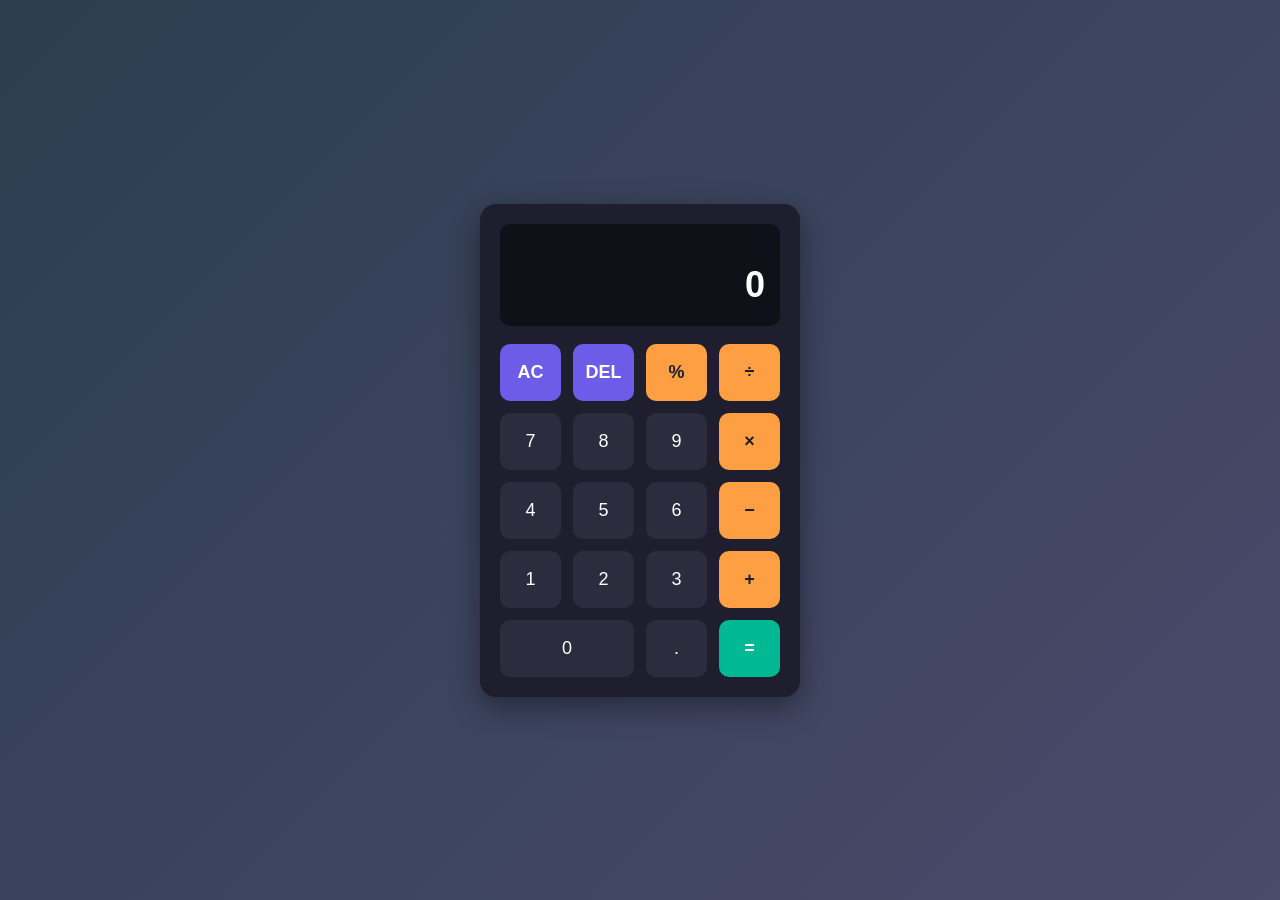
<file: Calculator/index.html>
<!DOCTYPE html>
<html lang="en">
<head>
  <meta charset="UTF-8" />
  <meta name="viewport" content="width=device-width, initial-scale=1.0" />
  <title>Simple Calculator</title>
  <link rel="stylesheet" href="style.css" />
</head>
<body>

  <div class="calculator">

    <!-- Display Screen -->
    <div class="display">
      <div class="previous-operand" id="previous-operand"></div>
      <div class="current-operand" id="current-operand">0</div>
    </div>

    <!-- Buttons -->
    <div class="buttons">
      <button class="btn clear" id="clear">AC</button>
      <button class="btn delete" id="delete">DEL</button>
      <button class="btn operator" data-operator="%">%</button>
      <button class="btn operator" data-operator="/">÷</button>

      <button class="btn number" data-number="7">7</button>
      <button class="btn number" data-number="8">8</button>
      <button class="btn number" data-number="9">9</button>
      <button class="btn operator" data-operator="*">×</button>

      <button class="btn number" data-number="4">4</button>
      <button class="btn number" data-number="5">5</button>
      <button class="btn number" data-number="6">6</button>
      <button class="btn operator" data-operator="-">−</button>

      <button class="btn number" data-number="1">1</button>
      <button class="btn number" data-number="2">2</button>
      <button class="btn number" data-number="3">3</button>
      <button class="btn operator" data-operator="+">+</button>

      <button class="btn number zero" data-number="0">0</button>
      <button class="btn number" data-number=".">.</button>
      <button class="btn equals" id="equals">=</button>
    </div>

  </div>

  <script src="script.js"></script>
</body>
</html>
</file>
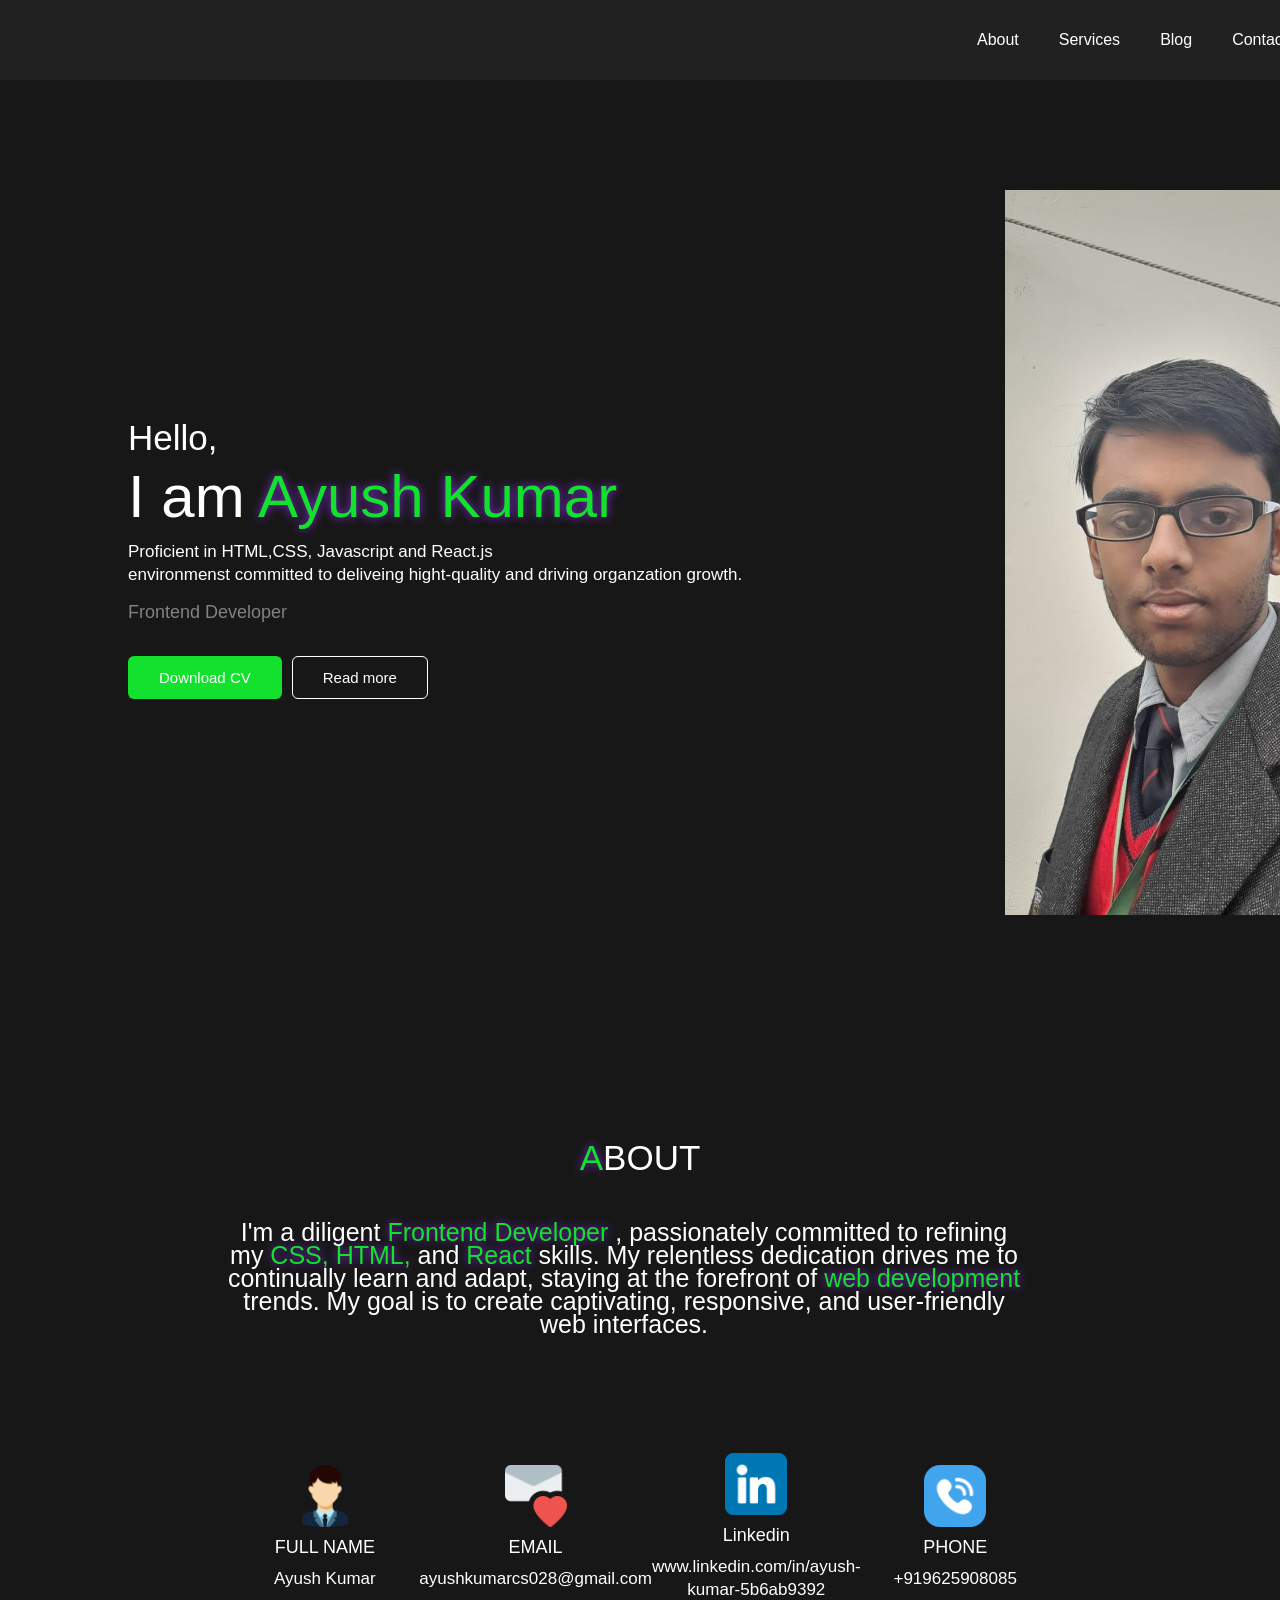
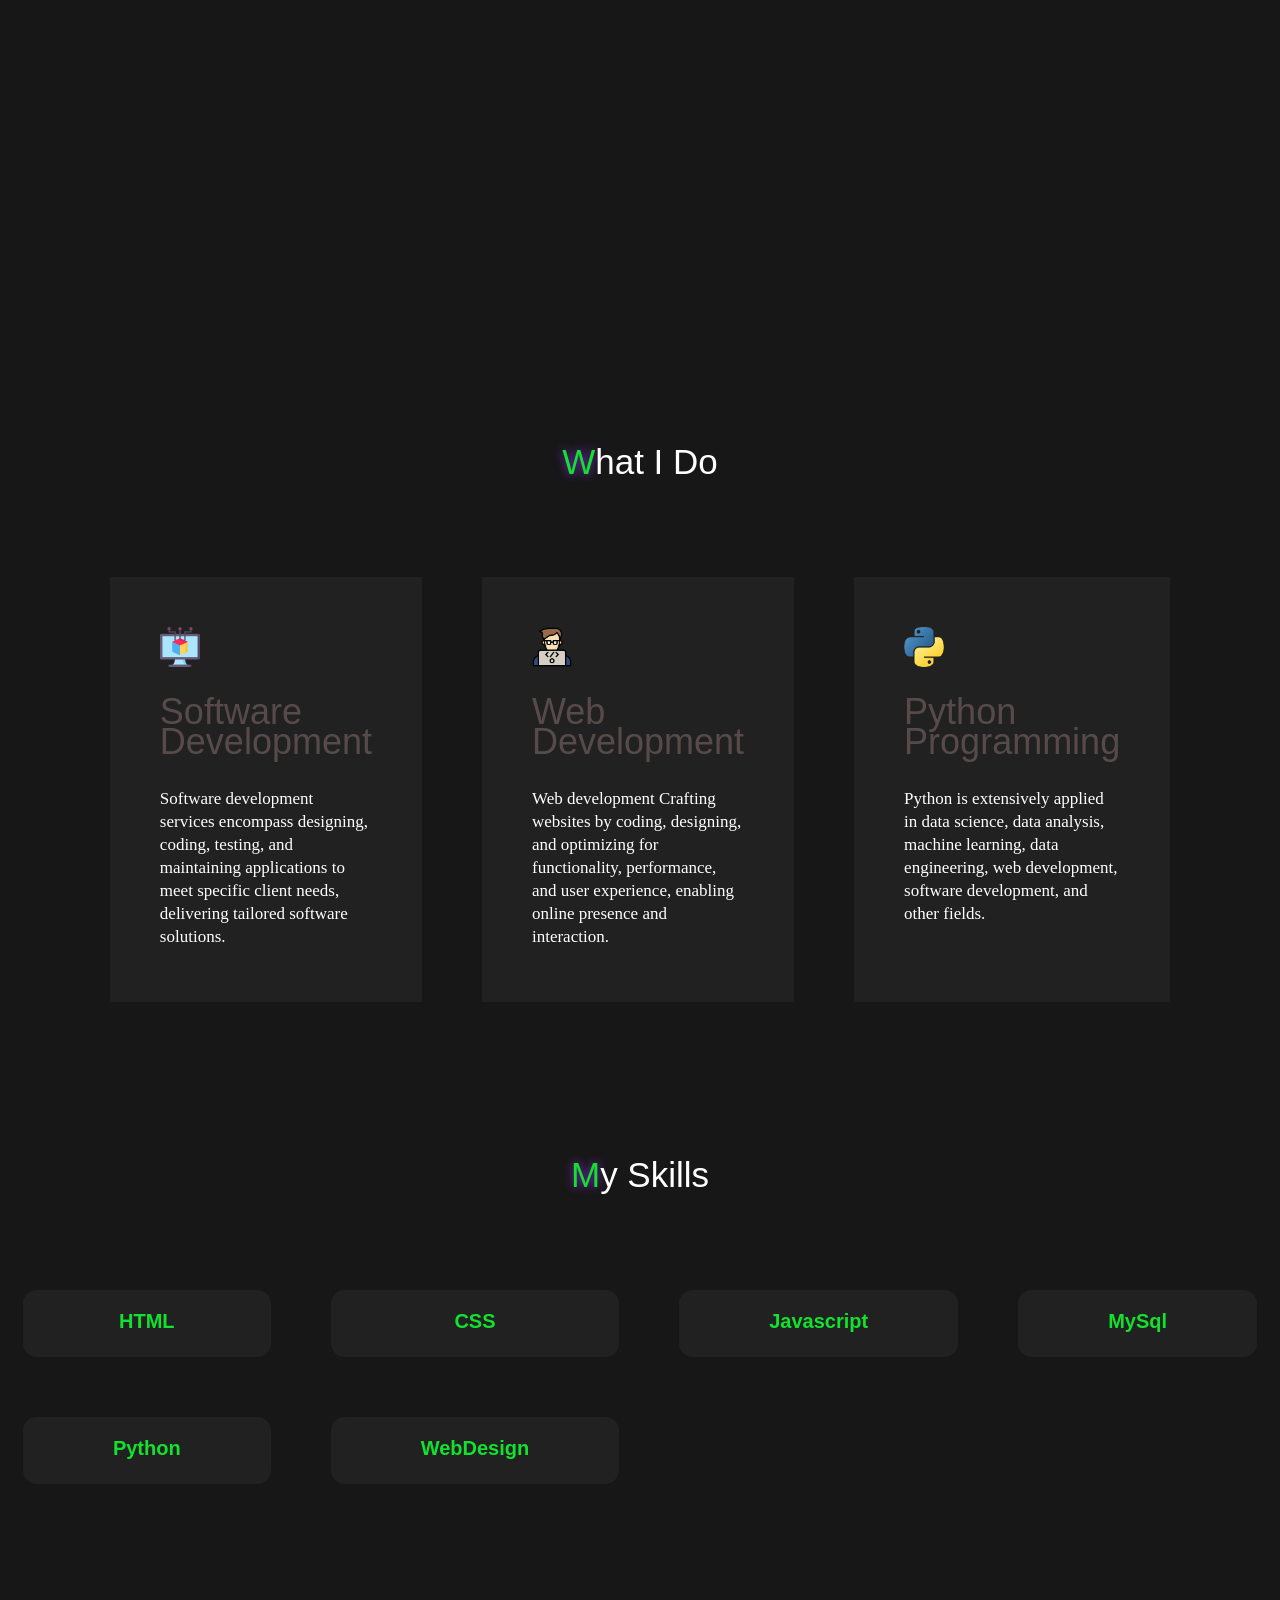
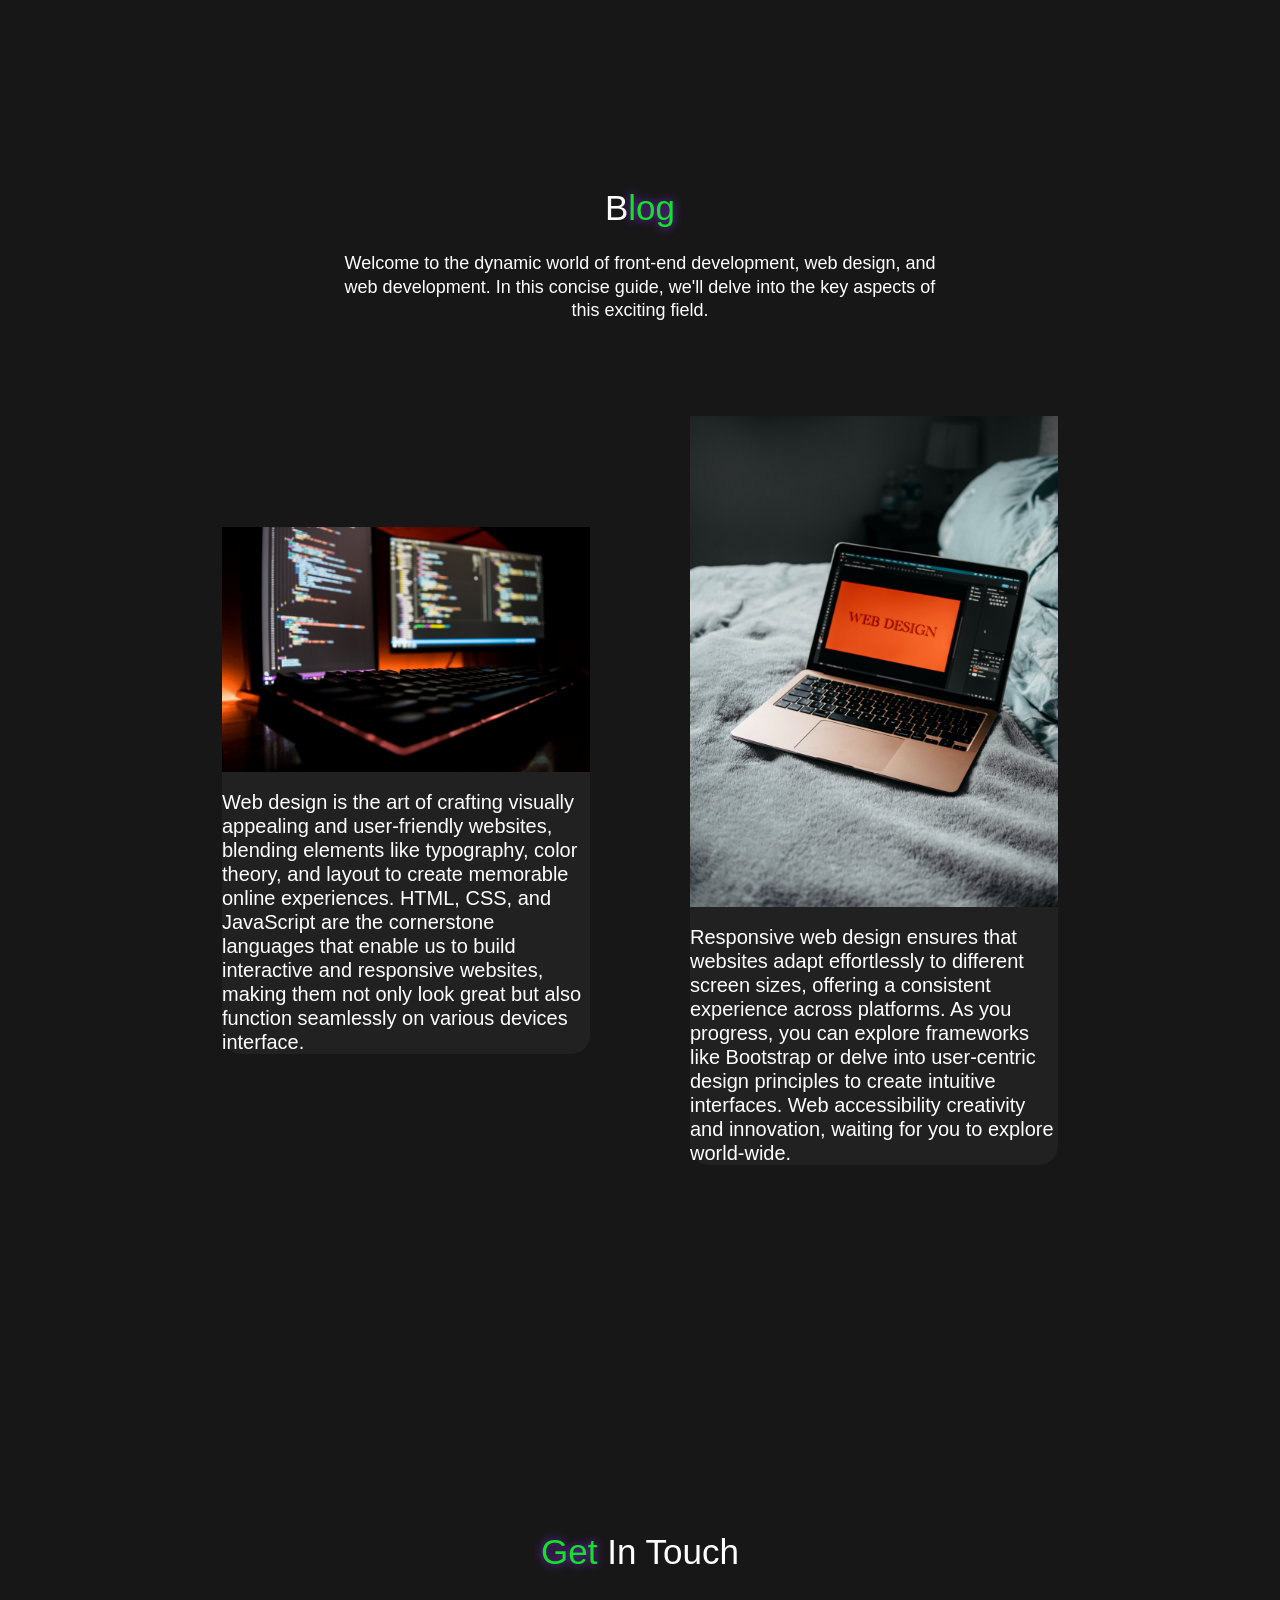
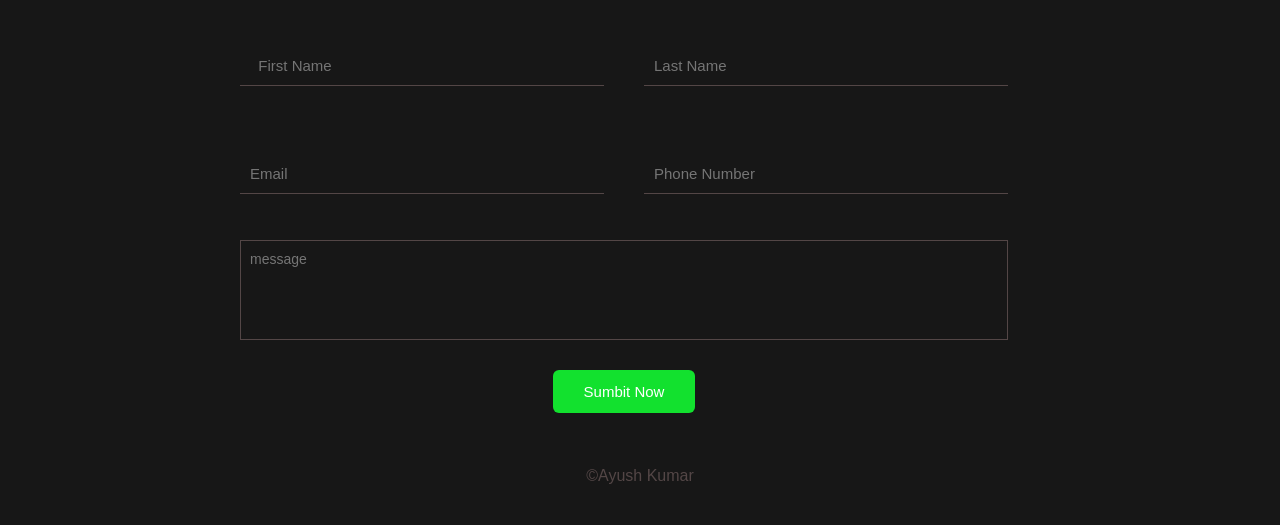
<file: Portfolio/portfolio.html>
<!DOCTYPE html>
<html lang="en">

<head>
    <meta charset="UTF-8">
    <meta name="viewport" content="width=device-width, initial-scale=1.0">
    <link rel="stylesheet" href="app.css">
    <link rel="stylesheet" href="https://cdnjs.cloudflare.com/ajax/libs/font-awesome/6.4.2/css/all.min.css"/>
    <title>Portfolio</title>
    
    
</head>

<body>
    <nav>
        <div class="container nav-container">
            <a href="" class="logo">
                <h2>Ayush<span> Kumar</span></h2>
            </a>
            <ul>
                <li><a href="#About">About </a></li>
                <li><a href="#Services">Services</a></li>
                <li><a href="#Blog">Blog</a></li>
                <li><a href="#Contact">Contact </a></li>

            </ul>
        </div>
    </nav>
    <header>
        <div class="header-container container">
            <div class="header-left">
                <h1>
                    Hello,

                    <p class="name"> I am <span>Ayush Kumar</span></p>
                </h1>
                <p>Proficient in HTML,CSS, Javascript and React.js 
                    <br> environmenst
                    committed to deliveing hight-quality and driving organzation growth.
                </p>

                <h5>Frontend Developer</h5>
                <br>
                <div class="header-action-aria">
                    <a href="cv.pdf" download class="btn btn-primary">Download CV</a>
                    <a href="" class="btn">Read more</a>
                </div>
            </div>
            <div class="header-right">
                <img src="pic22.jpeg" alt="">
            </div>
    </header>

    <section id="About">
        <h1><span>A</span>BOUT</h1>
        <div class="container about-container">
            <p>I'm a diligent <span>Frontend Developer </span>, passionately committed to refining my <span> CSS, HTML,
                </span> and <span> React </span> skills. My
                relentless dedication drives me to continually learn and adapt, staying at the forefront of <span>web
                    development</span> trends. My goal is to create captivating, responsive, and user-friendly web
                interfaces.</p>
        </div>
        <div class="about-content">
            <article class="about-article">
                <img src="man.png" alt="">
                <h5>FULL NAME</h5>
                <p>Ayush Kumar</p>

            </article>
            <article class="about-article">
                <img src="email.png" alt="">
                <h5>EMAIL</h5>
                <p>ayushkumarcs028@gmail.com </p>

            </article>
            <article class="about-article">
                <img src="linkedin.png" alt="">
                <h5>Linkedin</h5>
                <p>www.linkedin.com/in/ayush-kumar-5b6ab9392 </p>

            </article>
            <article class="about-article">
                <img src="telephone-call.png" alt="">
                <h5>PHONE </h5>
                <p>+919625908085</p>

            </article>
        </div>
    </section>


    <section id="Services">
        <h1><span>W</span>hat I Do</h1>

        <div class="container services-container">
            <article class="services-article">
                <img src="software.png" alt="">
                <h2>Software Development</h2>
                <p>Software development services encompass designing, coding, testing, and maintaining applications to
                    meet specific client needs, delivering tailored software solutions.</p>
            </article>
            <article class="services-article">
                <img src="coding.png" alt="">
                <h2>Web
                    Development</h2>
                <p>Web development

                    Crafting websites by coding, designing, and optimizing for functionality, performance, and user
                    experience, enabling online presence and interaction.</p>
            </article>
            <article class="services-article">
                <img src="python.png" alt="">
                <h2>Python Programming</h2>
                <p>

                 Python is extensively applied in data science, data analysis, machine learning, data engineering, web development, software development, and other fields.</p>
            </article>
        </div>
    </section>

    <section id="skills">
        <h1> <span>M</span>y Skills</h1>
        <div class="container skills-container">
            <article class="skill-article">

                <h4>HTML </h4>
            </article>
            <article class="skill-article">

                <h4>CSS</h4>
            </article>
            <article class="skill-article">

                <h4>Javascript</h4>
            </article>
            <article class="skill-article">

                <h4>MySql</h4>
            </article>
            <article class="skill-article">

                <h4>Python</h4>
            </article>
            <article class="skill-article">

                <h4>WebDesign</h4>
            </article>
            
         

        </div>
    </section>


    <section id="Blog">
        <div class="row">
            <div class="header">
                <h1>B<span>log</span></h1>
                <p>Welcome to the dynamic world of front-end development, web design, and web development. In this
                    concise guide, we'll delve into the key aspects of this exciting field.</p>
            </div>
            <div class="content">
                <div class="card">

                    <img src="web design (1).jpg" alt="">
                    <br>
                    <p>
                        Web design is the art of crafting visually appealing and user-friendly websites, blending
                        elements like typography, color theory, and layout to create memorable online experiences. HTML,
                        CSS, and JavaScript are the cornerstone languages that enable us to build interactive and
                        responsive websites, making them not only look great but also function seamlessly on various
                        devices interface.

                    </p>
                </div>
                <div class="card">

                    <img src="web design (2).jpg" alt="">
                    <br>
                    <p>
                        Responsive web design ensures that websites adapt effortlessly to different screen sizes,
                        offering a consistent experience across platforms. As you progress, you can explore frameworks
                        like Bootstrap or delve into user-centric design principles to create intuitive interfaces. Web
                        accessibility creativity and innovation, waiting for you to explore world-wide.

                    </p>
                </div>
            </div>
        </div>
    </section>
    <section id="Contact">
        <h1> <span>Get</span> In Touch</h1>
        <div class="contatact-container container">
            <form>
                <div class="form-top">
                    <input type="text" placeholder="  First Name" required>
                    <input type="text" placeholder="Last Name" required>
                    <input type="email" placeholder="Email" required>
                    <input type="number" placeholder="Phone Number" required>

                </div>
                <div class="form-bottom">
                    <textarea name="message" placeholder="message"></textarea>
                    <button type="submit" class="btn btn-primary">Sumbit Now</button>
                </div>
            </form>
        </div>
    </section>
    <footer>
        &copy;Ayush Kumar

    </footer>
    <script src="script.js"></script>

</body>
</html>
</file>
<file: Calculator/style.css>
/* ============================= */
/* Basic Reset                    */
/* ============================= */
* {
  margin: 0;
  padding: 0;
  box-sizing: border-box;
}

body {
  min-height: 100vh;
  display: flex;
  align-items: center;
  justify-content: center;
  font-family: 'Segoe UI', Arial, sans-serif;
  background: linear-gradient(135deg, #2c3e50, #4a4a6a);
}

/* ============================= */
/* Calculator Container           */
/* ============================= */
.calculator {
  width: 320px;
  background-color: #1e1e2f;
  border-radius: 16px;
  padding: 20px;
  box-shadow: 0 10px 30px rgba(0, 0, 0, 0.4);
}

/* ============================= */
/* Display Screen                 */
/* ============================= */
.display {
  background-color: #101018;
  border-radius: 10px;
  padding: 20px 15px;
  margin-bottom: 18px;
  text-align: right;
  overflow: hidden;
}

.previous-operand {
  color: #888;
  font-size: 15px;
  min-height: 20px;
}

.current-operand {
  color: #fff;
  font-size: 36px;
  font-weight: 600;
  word-wrap: break-word;
  word-break: break-all;
}

/* ============================= */
/* Buttons Grid                   */
/* ============================= */
.buttons {
  display: grid;
  grid-template-columns: repeat(4, 1fr);
  gap: 12px;
}

.btn {
  border: none;
  outline: none;
  cursor: pointer;
  font-size: 18px;
  font-weight: 500;
  padding: 18px 0;
  border-radius: 10px;
  background-color: #2c2c3e;
  color: #fff;
  transition: transform 0.1s ease, background-color 0.2s ease;
}

.btn:hover {
  background-color: #3a3a52;
}

.btn:active {
  transform: scale(0.95);
}

/* Number buttons take default styling above */

/* Operator buttons */
.operator {
  background-color: #ff9f43;
  color: #1e1e2f;
  font-weight: 700;
}

.operator:hover {
  background-color: #ffb266;
}

/* Clear and Delete buttons */
.clear,
.delete {
  background-color: #6c5ce7;
  color: #fff;
  font-weight: 600;
}

.clear:hover,
.delete:hover {
  background-color: #8073e8;
}

/* Equals button spans full width feel by being bold and colored */
.equals {
  background-color: #00b894;
  color: #fff;
  font-weight: 700;
  grid-column: span 1;
}

.equals:hover {
  background-color: #05d1a8;
}

/* Zero button spans two columns */
.zero {
  grid-column: span 2;
}

/* ============================= */
/* Responsive Adjustments         */
/* ============================= */
@media (max-width: 360px) {
  .calculator {
    width: 92vw;
  }

  .current-operand {
    font-size: 28px;
  }

  .btn {
    font-size: 16px;
    padding: 14px 0;
  }
}
</file>
<file: Portfolio/app.css>
* {
    margin: 0;
    padding: 0;
    box-sizing: border-box;
    text-decoration: none;
    list-style: none;
    font-family: 'Trebuchet MS', 'Lucida Sans Unicode', 'Lucida Grande', 'Lucida Sans', Arial, sans-serif;
    outline: none;
}
:root{
    --color-white:#ffffff;
    --color-light:#828282;
    --color-primary:#12e12e;
    --color-dark:#212121;
    --color-border:#7e686895;
    --color-bg:#171717;

}
body{
    background: var(--color-bg);
    color: var(--color-white);
}
  h1{
    font-size: 35px;
    font-weight: 400;
    color: white;
    line-height: 30px;
    margin: 1rem 0;
    
    
 }
h2{
    font-size: 36px;
    font-weight: 500;
    line-height: 30px;
    color:var(--color-border);

}
h4{
    font-size: 20px;
    font-weight: 600;
    line-height: 31px;
    color:var(--color-primary);

}
h5{
    font-size: 18px;
    font-weight: 500;
    line-height: 20px;
    color:white;

}
p{
    color:var(--color-white);
    font-size: 17px;
    line-height: 23px;
}
.btn{
    
    display: inline-block;
    width: fit-content;
    border: 1px solid white;
    padding: 12px 30px;
    font-size: 15px;
    font-weight: 500;
    transition: .4s ease;
    color:#ffff;
    border-radius: 6px;
}
.btn:hover{
    background: white;
    color: var(--color-bg);
    border-color:transparent ;
}
.btn-primary{
    background: var(--color-primary);
    border-color: transparent;
    
}
.container{
    max-width: 160px;
    width: 90%;
    margin: 0 auto;
    
}
nav{
    height: 5rem;
    width: 100%;
    position:fixed ;
    top:0;
    right: 0;
    
}
.nav-container  {
  
  height: 100%;
  justify-content: center;
  align-items: center;
  display: flex;

}

ul {
    display: block;
    list-style-type: disc;
    margin-block-start: 1em;
    margin-block-end: 1em;
    margin-inline-start: 950px;
    margin-inline-end:100px;
    padding-inline-start: 40px;
    
}
.logo h2{
    color: white;
    font-size: 32px;
}
.nav-container ul{
    display: flex;
    align-items: center;
    gap:40px;
}
.nav-container ul li a{
    color: #ffffff;
    font-size: 16px;
    font-weight: 400;
    transition: .4s ease;
    
}
.nav-container ul li a:hover{
    color:var(--color-primary);
}
span{
     
    color: var(--color-primary);
    text-shadow:0 0 10px blueviolet;
    
}
header{
    margin-top: 190px;
    

    
}


.header-container{
    display: grid;
    grid-template-columns: 548% 120%;
    align-items: center;
    margin-left: 10%;
}
img{
    width: 170%;
    display: block;
    
    
}
.header-container p{
    width: 90%;
    margin: 2rem 0 1rem;
    font-style:normal;
}
.name{
    width: 50px;
    font-size: 60px;
    font-weight: 500;
}
.header-container h5{
    margin: 1rem 0;
    color: var(--color-light);
}
.header-action-aria{
    display: flex;
    gap: 10px;
    align-items: center;
}
#About{
    padding-top:70px;
}
section>h1{
    text-align: center;
    margin-bottom: 44px;
    margin-top: 158px;
}
.about-container p{
    
    margin: 4px auto;
    width: 62%;
    position: absolute;
    margin-left: -26%;
    font-style:normal;
    font-weight: 55px;
    text-align: center;
    font-size: 25px;

    
}
    
    

.about-content{
margin-top: 600%;
display: grid;
margin: 280px 18%;
grid-template-columns: repeat(4,1fr);
justify-content: center;
align-items: center;



}
.about-article{
    display: flex;
    justify-content: center;
    align-items: center;
    flex-direction: column;
    margin: auto;
    gap: 10px;
    text-align: center;
}
.about-article img{
    width: 62px;
}
#Services{
    padding-top: 8px;
    
}

.services-container{
    display: grid;
    grid-template-columns: repeat(3,1fr);
    gap:60px;
    margin-top: 100px;
   justify-content: center;
}
.services-article{
    background: var(--color-dark);
    display: flex;
    flex-direction: column;
    gap: 30px;
    padding: 50px;
    border-bottom: 4px solid transparent;
}
.services-article:hover{
    border-color: var(--color-primary);
}
.services-article img{
    width: 40px;
}
.services-article p{
    font-family:'Times New Roman', Times, serif;
}









#skills{
    padding-top: -1px;
    
}

.skills-container{
    display: grid;
    grid-template-columns: repeat(4,1fr);
    gap:60px;
    margin-top: 100px;
   justify-content: center;
   text-align: center;

}
.skill-article{
    background: var(--color-dark);
    display: flex;
    flex-direction: column;
    text-align: center;
    justify-content: center;
    padding:16px 90px;
    border-radius: 14px;
    
    border-bottom: 4px solid transparent;
}
.skill-article:hover{
    border-color: var(--color-primary);
    
}

#Blog .row{
    width: 80%;
    margin: auto;
}
#Blog .row .header{
    width: 60%;
    text-align: center;
    margin: auto;
}
#Blog .row .header h1{
   padding-top: 280px;
   gap: 19px;
}
 .header h1{
  margin:29px ;
}
#Blog .row .header p{
    margin-top: 15px;
    font-size: 18px;
    line-height: 1.3;
}
.content .card img{
    width: 100% ;
    height: auto;
}
.content .card p{
    font-size: 20px;
    line-height: 1.2;
}
.content{
 display: flex;
  align-items:center;
  justify-content:space-between;
  margin: 44px;
  
}
.content .card{
    flex: 2;
    margin: 50px 50px;
    box-shadow: 0px  4px 0px rgba(0,0,0,0,1);
    background-color: #212121;
    border-radius: 19px;
}


#Contact{
    padding-top: 120px;
}
.contatact-container{
    margin-top: 80px;
}
form{
    width: 60%;
    margin: 0 auto;
    position: absolute;
    margin-left: -25%;
}
.form-top{
    display: grid;
    grid-template-columns: 1fr 1fr;
    gap:40px
}
form input{
    padding: 10px;
    background: transparent;
    margin-bottom: 30px;
    color: var(--color-light);
    border: none;
    box-shadow: 0 1px 0 0 var(--color-border);
    transition: .4s ease;
    font-size: 15px;
    line-height: 18px;
    font-weight: 500;
}
form input:focus{
    border-bottom: 1px solid blueviolet;
    color:var(--color-primary);
    box-shadow: none;
}
.form-bottom{
    display: flex;
    flex-direction: column;
    gap: 30px;
    align-items: center;
}
.form-bottom textarea{
    width: 100%;
    padding: 9px;
    height: 100px;
    background: transparent;
    resize: none;
    font-size: 14px;
    line-height: 18px;
    font-weight: 500;
    margin-top: 17px;
    border: 1px solid var(--color-border);
    color: var(--color-primary);
}
.form-bottom textarea :focus{
border-bottom: 1px solid blueviolet;
}

footer{
    margin-top:500px ;
    margin-bottom: 40px ;
    text-align: center;
    color:var(--color-border);
}
.naWinScroll{
    background: var(--color-dark);
    box-shadow: 0 0.1rem rgba(0,0,0,0,7);
}
</file>
